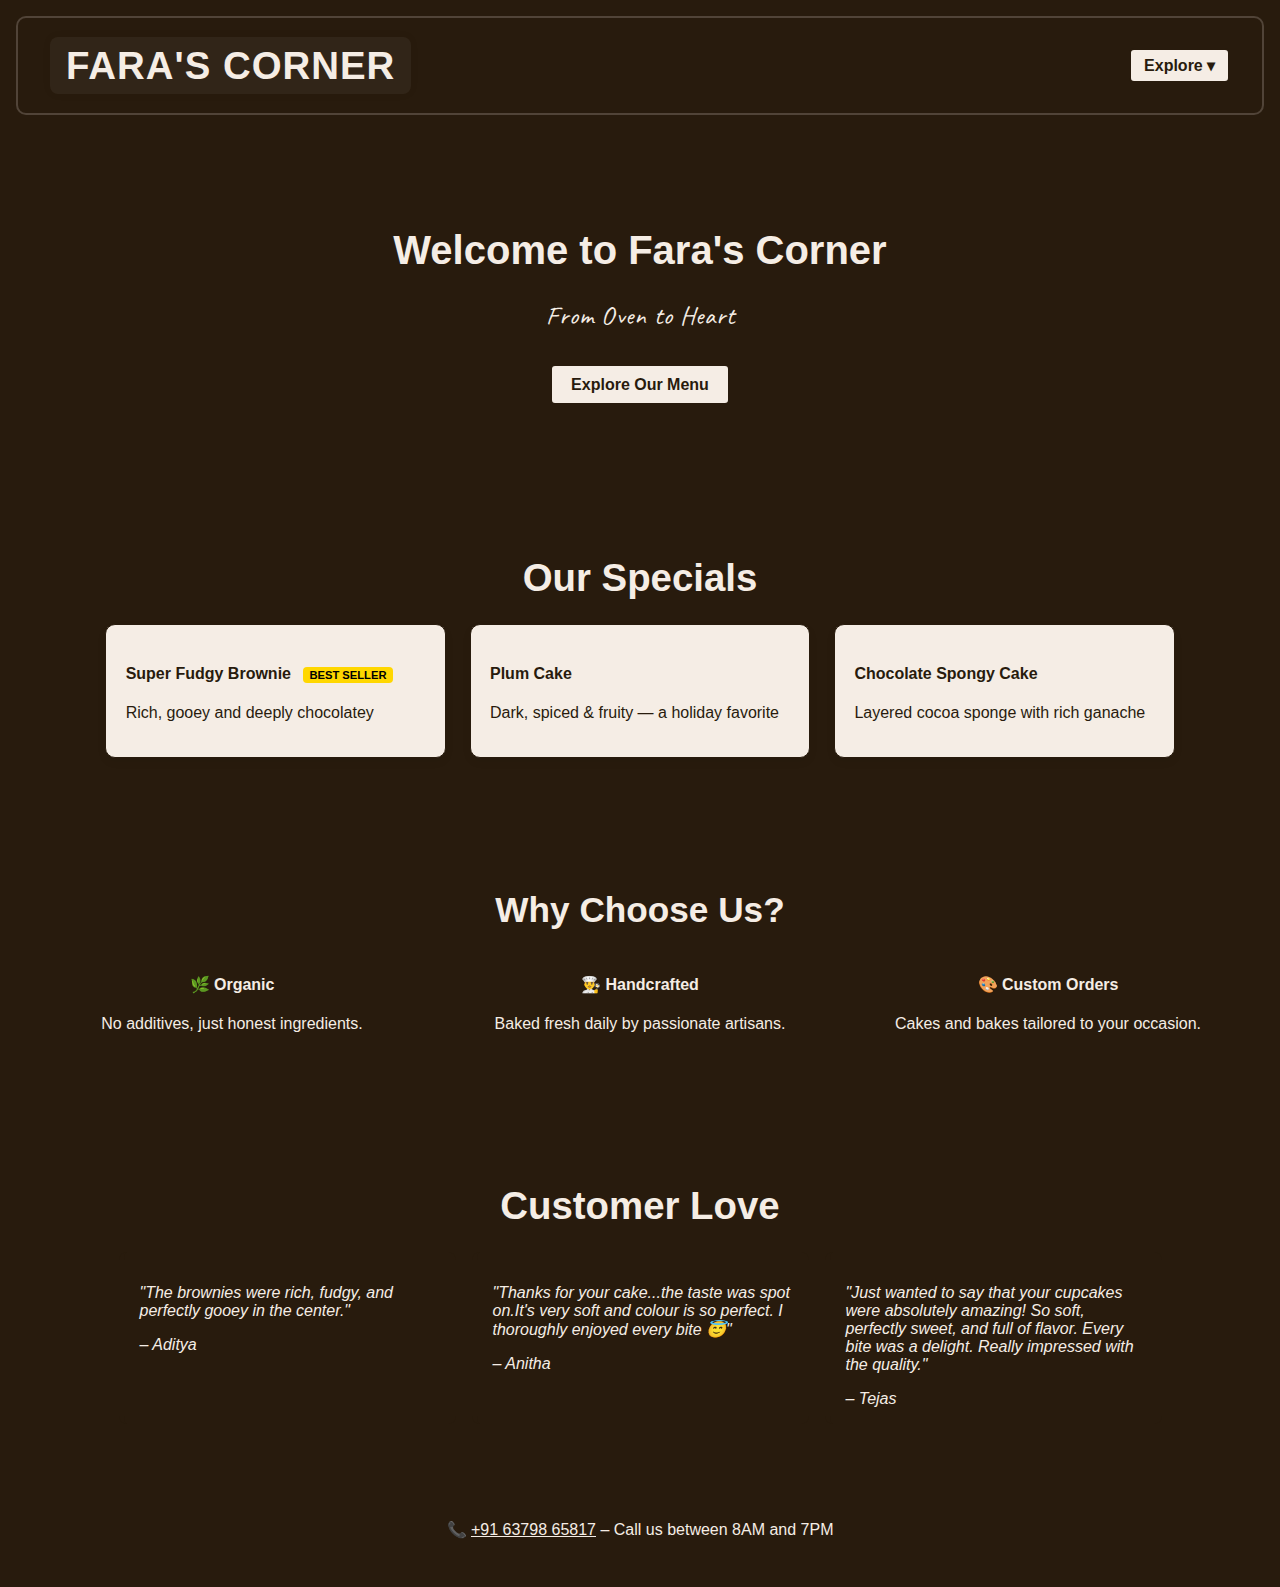
<file: index.html>
<!DOCTYPE html>
<!-- Open Graph Meta Tags -->

<html lang="en">
<head>
  <meta property="og:title" content="Fara's Corner – From Oven to Heart" />
  <meta property="og:description" content="Explore rich brownies, cupcakes, and custom cakes baked with love in Chennai." />
  <meta property="og:image" content="https://farascorner.vercel.app/assets/faras-preview.jpeg" />
  <meta property="og:url" content="https://farascorner.vercel.app/" />
  <meta property="og:type" content="website" />
  <meta property="og:site_name" content="Fara's Corner" />

<!-- Twitter Card (optional) -->
  <meta name="twitter:card" content="summary_large_image" />
  <meta name="twitter:title" content="Fara's Corner – From Oven to Heart" />
  <meta name="twitter:description" content="Handcrafted desserts & fresh bakes, daily." />
  <meta name="twitter:image" content="https://farascorner.vercel.app/assets/faras-preview.jpeg" />
  <meta charset="UTF-8" />
  <meta name="viewport" content="width=device-width, initial-scale=1.0"/>
 <!-- Favicon -->
  <link rel="icon" href="/bimage.jpg" type="image/jpg" />
  <title>Fara's Corner</title>
  <link rel="stylesheet" href="style.css" />
  <link href="https://fonts.googleapis.com/css2?family=Caveat&display=swap" rel="stylesheet" />
</head>
<body>

  <!-- Header -->
  <header>
    <div class="brand-title">Fara's Corner</div>
    <nav>
      <button class="dropdown-toggle">Explore ▾</button>
      <div class="dropdown-menu">
        <a href="index.html">Home</a>
        <a href="menu.html">Menu</a>
        <a href="contact.html">Contact</a>
      </div>
    </nav>
  </header>

  <!-- Hero Section -->
  <section class="hero">
    <h2>Welcome to Fara's Corner</h2>
    <p class="tagline">From Oven to Heart</p>
    <a href="menu.html" class="hero-cta">Explore Our Menu</a>
  </section>

  <!-- Specials Section -->
  <section class="specials">
    <h3>Our Specials</h3>
    <div class="specials-grid">
      <div class="card">
        <h4>Super Fudgy Brownie <span class="badge bestseller">Best Seller</span></h4>
        <p>Rich, gooey and deeply chocolatey</p>
      </div>
      <div class="card">
        <h4>Plum Cake</h4>
        <p>Dark, spiced & fruity — a holiday favorite</p>
      </div>
      <div class="card">
        <h4>Chocolate Spongy Cake</h4>
        <p>Layered cocoa sponge with rich ganache</p>
      </div>
    </div>
  </section>

  <!-- Features Section -->
  <section class="features">
    <h3>Why Choose Us?</h3>
    <div class="features-row">
      <div class="feature">
        <h4>🌿 Organic</h4>
        <p>No additives, just honest ingredients.</p>
      </div>
      <div class="feature">
        <h4>👨‍🍳 Handcrafted</h4>
        <p>Baked fresh daily by passionate artisans.</p>
      </div>
      <div class="feature">
        <h4>🎨 Custom Orders</h4>
        <p>Cakes and bakes tailored to your occasion.</p>
      </div>
    </div>
  </section>

  <!-- Testimonials Section -->
  <section class="testimonials">
    <h3>Customer Love</h3>
    <div class="testimonial-grid">
      <div class="testimonial">
        <p>"The brownies were rich, fudgy, and perfectly gooey in the center."</p>
        <span>– Aditya</span>
      </div>
      <div class="testimonial">
        <p>"Thanks for your cake...the taste was spot on.It's very soft and colour is so perfect. I thoroughly enjoyed every bite 😇"</p>
        <span>– Anitha</span>
      </div>
      <div class="testimonial">
        <p>"Just wanted to say that your cupcakes were absolutely amazing!
So soft, perfectly sweet, and full of flavor.
Every bite was a delight.
Really impressed with the quality."</p>
        <span>– Tejas</span>
      </div>
    </div>
  </section>

  <!-- Footer -->
  <footer>
    <p>📞 <a href="tel:+916379865817">+91 63798 65817</a> – Call us between 8AM and 7PM</p>
  </footer>

  <script src="index.js"></script>
</body>
</html>
</file>
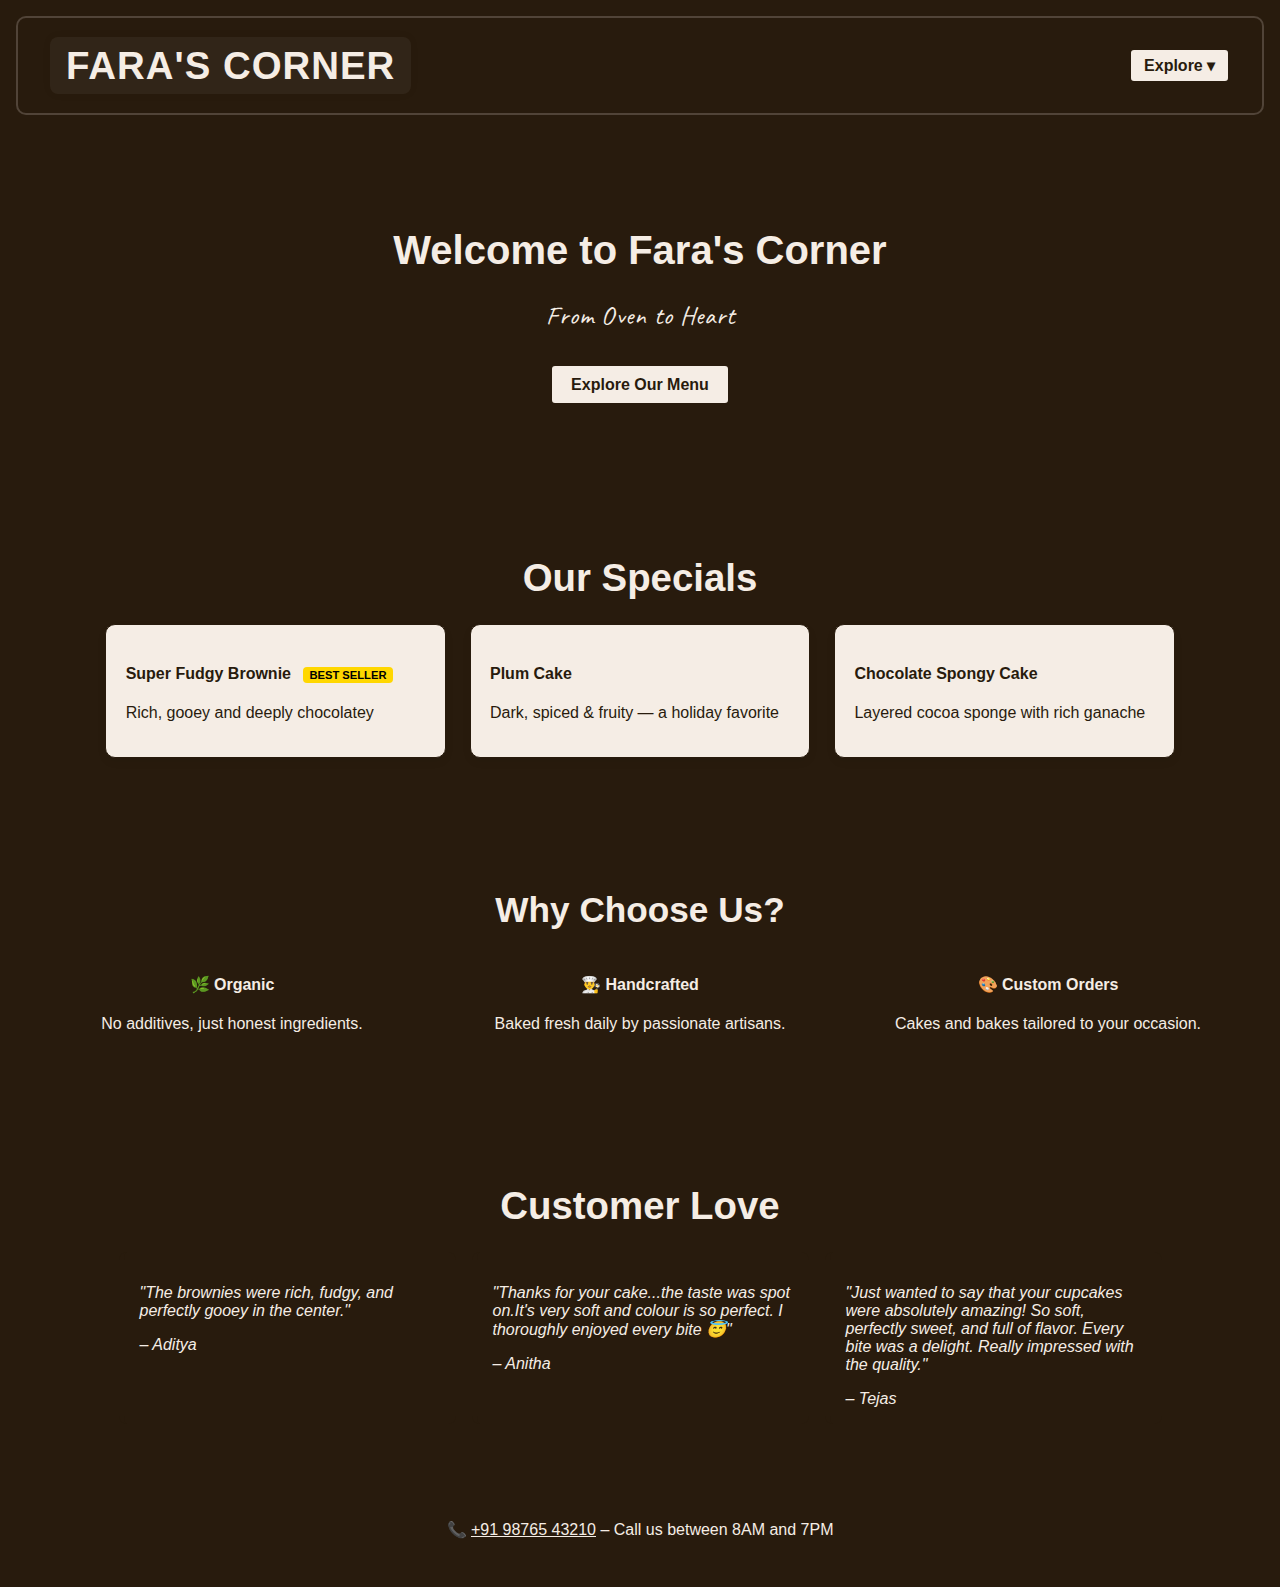
<file: assets/index.html>
<!DOCTYPE html>
<html lang="en">
<head>
  <meta charset="UTF-8" />
  <meta name="viewport" content="width=device-width, initial-scale=1.0"/>
  <title>Fara's Corner</title>
  <link rel="stylesheet" href="style.css" />
  <link href="https://fonts.googleapis.com/css2?family=Caveat&display=swap" rel="stylesheet" />
</head>
<body>

  <!-- Header -->
  <header>
    <div class="brand-title">Fara's Corner</div>
    <nav>
      <button class="dropdown-toggle">Explore ▾</button>
      <div class="dropdown-menu">
        <a href="index.html">Home</a>
        <a href="menu.html">Menu</a>
        <a href="contact.html">Contact</a>
      </div>
    </nav>
  </header>

  <!-- Hero Section -->
  <section class="hero">
    <h2>Welcome to Fara's Corner</h2>
    <p class="tagline">From Oven to Heart</p>
    <a href="menu.html" class="hero-cta">Explore Our Menu</a>
  </section>

  <!-- Specials Section -->
  <section class="specials">
    <h3>Our Specials</h3>
    <div class="specials-grid">
      <div class="card">
        <h4>Super Fudgy Brownie <span class="badge bestseller">Best Seller</span></h4>
        <p>Rich, gooey and deeply chocolatey</p>
      </div>
      <div class="card">
        <h4>Plum Cake</h4>
        <p>Dark, spiced & fruity — a holiday favorite</p>
      </div>
      <div class="card">
        <h4>Chocolate Spongy Cake</h4>
        <p>Layered cocoa sponge with rich ganache</p>
      </div>
    </div>
  </section>

  <!-- Features Section -->
  <section class="features">
    <h3>Why Choose Us?</h3>
    <div class="features-row">
      <div class="feature">
        <h4>🌿 Organic</h4>
        <p>No additives, just honest ingredients.</p>
      </div>
      <div class="feature">
        <h4>👨‍🍳 Handcrafted</h4>
        <p>Baked fresh daily by passionate artisans.</p>
      </div>
      <div class="feature">
        <h4>🎨 Custom Orders</h4>
        <p>Cakes and bakes tailored to your occasion.</p>
      </div>
    </div>
  </section>

  <!-- Testimonials Section -->
  <section class="testimonials">
    <h3>Customer Love</h3>
    <div class="testimonial-grid">
      <div class="testimonial">
        <p>"The brownies were rich, fudgy, and perfectly gooey in the center."</p>
        <span>– Aditya</span>
      </div>
      <div class="testimonial">
        <p>"Thanks for your cake...the taste was spot on.It's very soft and colour is so perfect. I thoroughly enjoyed every bite 😇"</p>
        <span>– Anitha</span>
      </div>
      <div class="testimonial">
        <p>"Just wanted to say that your cupcakes were absolutely amazing!
So soft, perfectly sweet, and full of flavor.
Every bite was a delight.
Really impressed with the quality."</p>
        <span>– Tejas</span>
      </div>
    </div>
  </section>

  <!-- Footer -->
  <footer>
    <p>📞 <a href="tel:+919876543210">+91 98765 43210</a> – Call us between 8AM and 7PM</p>
  </footer>

  <script src="index.js"></script>
</body>
</html>
</file>
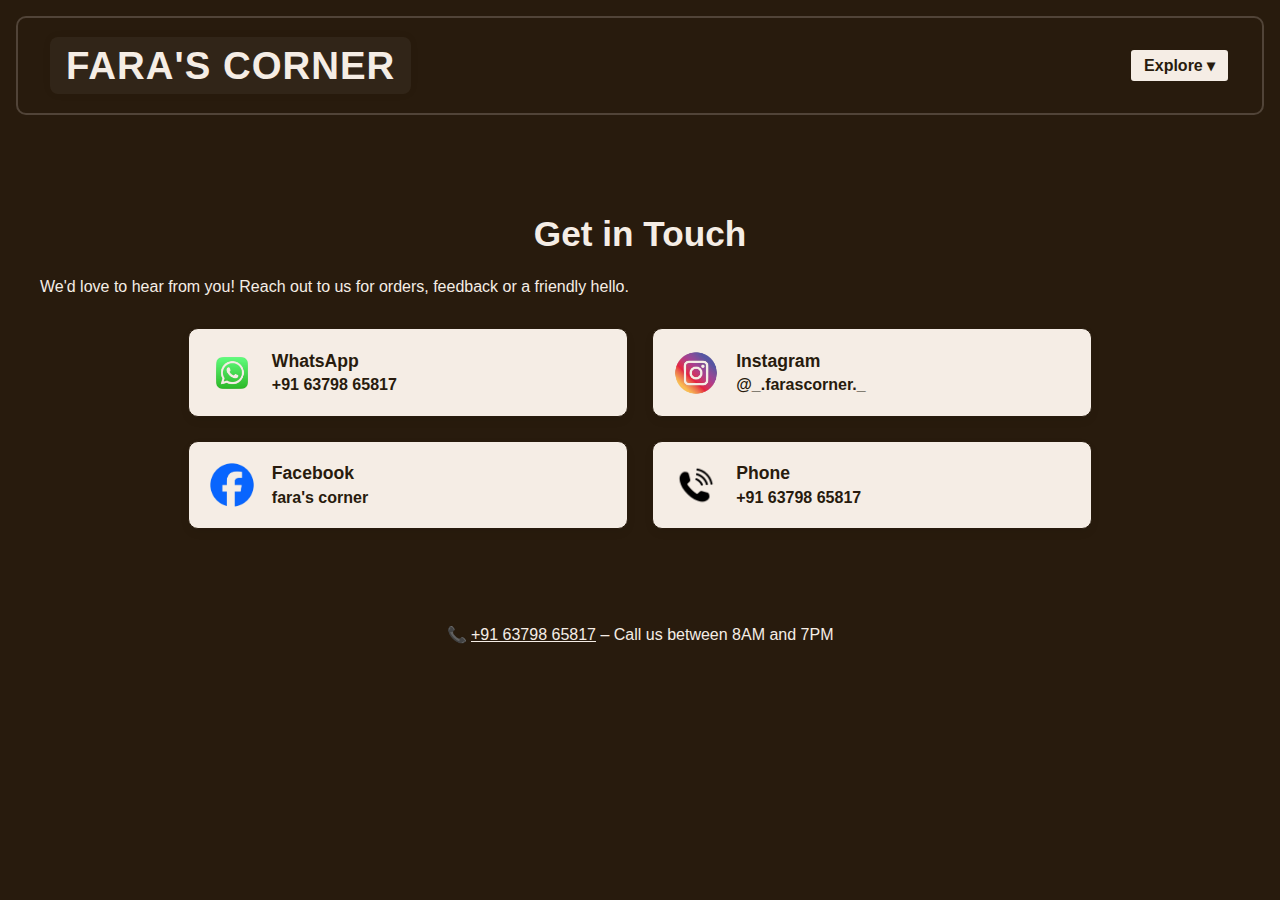
<file: contact.html>
<!DOCTYPE html>
<html lang="en">
<head>
  <meta charset="UTF-8" />
  <meta name="viewport" content="width=device-width, initial-scale=1.0" />
  <title>Contact – Fara's Corner</title>
  <link rel="stylesheet" href="style.css" />
  <link href="https://fonts.googleapis.com/css2?family=Caveat&display=swap" rel="stylesheet" />
</head>
<body>

  <!-- Header -->
  <header>
    <div class="brand-title">Fara's Corner</div>
    <nav>
      <button class="dropdown-toggle">Explore ▾</button>
      <div class="dropdown-menu">
        <a href="index.html">Home</a>
        <a href="menu.html">Menu</a>
        <a href="contact.html">Contact</a>
      </div>
    </nav>
  </header>

  <!-- Contact Section -->
  <section class="contact" id="contact-section">
    <h3>Get in Touch</h3>
    <p>We'd love to hear from you! Reach out to us for orders, feedback or a friendly hello.</p>

    <div class="contact-grid">

      <div class="contact-card">
        <img src="assets/whatsapp-logo.png" alt="WhatsApp" class="contact-icon" />
        <div class="contact-info">
          <h4>WhatsApp</h4>
          <p><a href="https://wa.me/916379865817" target="_blank">+91 63798 65817</a></p>
        </div>
      </div>

      <div class="contact-card">
        <img src="assets/instagram-logo.png" alt="Instagram" class="contact-icon" />
        <div class="contact-info">
          <h4>Instagram</h4>
          <p><a href="https://instagram.com/_.farascorner._" target="_blank">@_.farascorner._</a></p>
        </div>
      </div>

      <div class="contact-card">
        <img src="assets/facebook-logo.png" alt="Facebook" class="contact-icon" />
        <div class="contact-info">
          <h4>Facebook</h4>
          <p><a href="https://www.facebook.com/share/19c25YeSaN/" target="_blank">fara's corner</a></p>
        </div>
      </div>

      <div class="contact-card">
        <img src="assets/phone-icon.png" alt="Phone" class="contact-icon" />
        <div class="contact-info">
          <h4>Phone</h4>
          <p><a href="tel:+916379865817">+91 63798 65817</a></p>
        </div>
      </div>

    </div>
  </section>

  <!-- Footer -->
  <footer>
    <p>📞 <a href="tel:+916379865817">+91 63798 65817</a> – Call us between 8AM and 7PM</p>
  </footer>

  <script src="index.js"></script>
</body>
</html>
</file>
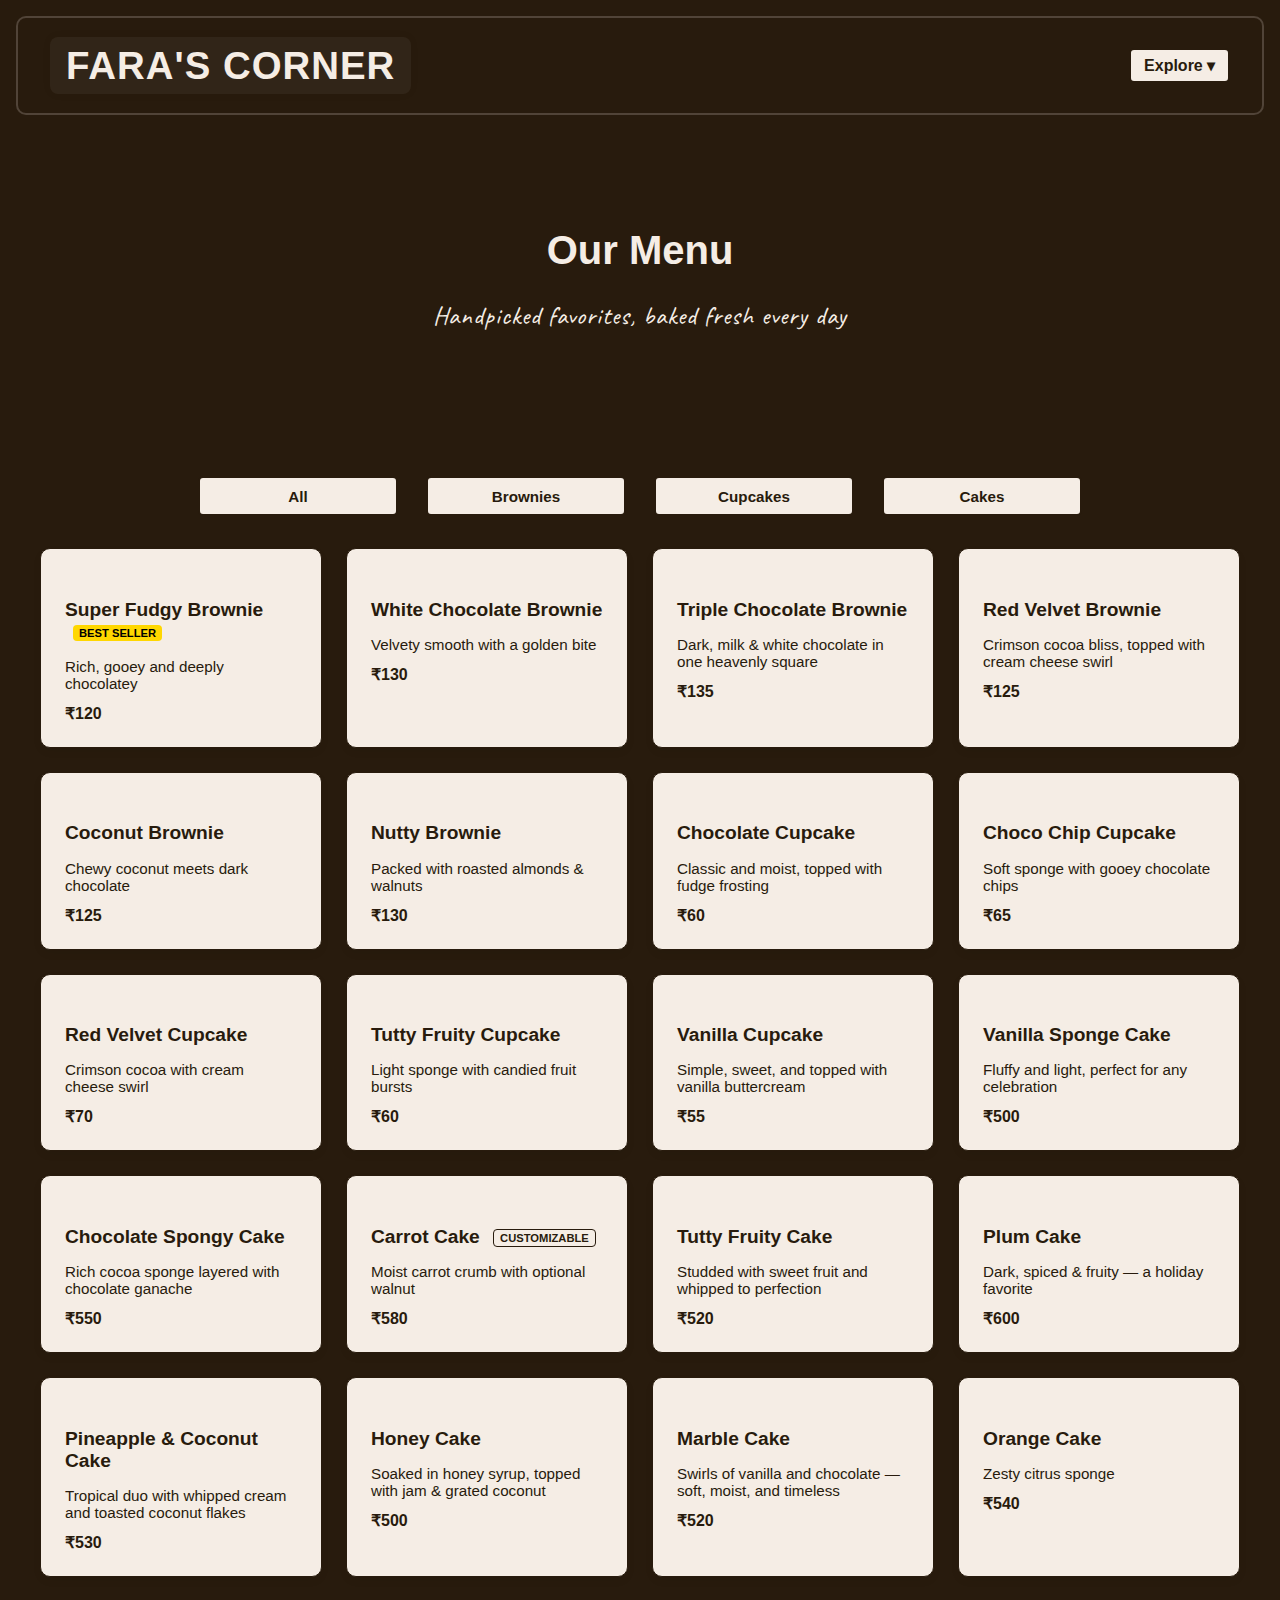
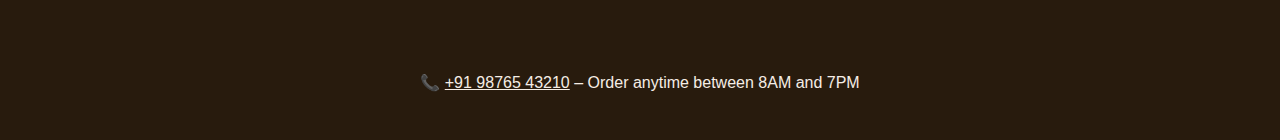
<file: menu.html>
<!DOCTYPE html>
<html lang="en">
<head>
  <meta charset="UTF-8" />
  <meta name="viewport" content="width=device-width, initial-scale=1.0"/>
  <title>Our Menu – Fara's Corner</title>
  <link rel="stylesheet" href="style.css" />
  <link href="https://fonts.googleapis.com/css2?family=Caveat&display=swap" rel="stylesheet" />
</head>
<body>

  <!-- Header -->
  <header>
    <div class="brand-title">Fara's Corner</div>
    <nav>
      <button class="dropdown-toggle">Explore ▾</button>
      <div class="dropdown-menu">
        <a href="index.html">Home</a>
        <a href="menu.html">Menu</a>
        <a href="contact.html">Contact</a>
      </div>
    </nav>
  </header>

  <!-- Menu Hero -->
  <section class="hero">
    <h2>Our Menu</h2>
    <p class="tagline">Handpicked favorites, baked fresh every day</p>
  </section>

  <!-- Filter Buttons -->
  <section class="menu">
    <div class="menu-filters">
      <button data-filter="all">All</button>
      <button data-filter="brownie">Brownies</button>
      <button data-filter="cupcake">Cupcakes</button>
      <button data-filter="cake">Cakes</button>
    </div>

    <div class="menu-grid">

      <!-- Brownies -->
      <div class="menu-item brownie">
        <h4>Super Fudgy Brownie <span class="badge bestseller">Best Seller</span></h4>
        <p>Rich, gooey and deeply chocolatey</p>
        <span class="price">₹120</span>
      </div>

      <div class="menu-item brownie">
        <h4>White Chocolate Brownie</h4>
        <p>Velvety smooth with a golden bite</p>
        <span class="price">₹130</span>
      </div>

      <div class="menu-item brownie">
        <h4>Triple Chocolate Brownie</h4>
        <p>Dark, milk & white chocolate in one heavenly square</p>
        <span class="price">₹135</span>
      </div>

      <div class="menu-item brownie">
        <h4>Red Velvet Brownie</h4>
        <p>Crimson cocoa bliss, topped with cream cheese swirl</p>
        <span class="price">₹125</span>
      </div>

      <div class="menu-item brownie">
        <h4>Coconut Brownie</h4>
        <p>Chewy coconut meets dark chocolate</p>
        <span class="price">₹125</span>
      </div>

      <div class="menu-item brownie">
        <h4>Nutty Brownie</h4>
        <p>Packed with roasted almonds & walnuts</p>
        <span class="price">₹130</span>
      </div>
<!-- Cupcakes -->
      <div class="menu-item cupcake">
        <h4>Chocolate Cupcake</h4>
        <p>Classic and moist, topped with fudge frosting</p>
        <span class="price">₹60</span>
      </div>

      <div class="menu-item cupcake">
        <h4>Choco Chip Cupcake</h4>
        <p>Soft sponge with gooey chocolate chips</p>
        <span class="price">₹65</span>
      </div>

      <div class="menu-item cupcake">
        <h4>Red Velvet Cupcake</h4>
        <p>Crimson cocoa with cream cheese swirl</p>
        <span class="price">₹70</span>
      </div>

      <div class="menu-item cupcake">
        <h4>Tutty Fruity Cupcake</h4>
        <p>Light sponge with candied fruit bursts</p>
        <span class="price">₹60</span>
      </div>

      <div class="menu-item cupcake">
        <h4>Vanilla Cupcake</h4>
        <p>Simple, sweet, and topped with vanilla buttercream</p>
        <span class="price">₹55</span>
      </div>

      <!-- Cakes -->
      <div class="menu-item cake">
        <h4>Vanilla Sponge Cake</h4>
        <p>Fluffy and light, perfect for any celebration</p>
        <span class="price">₹500</span>
      </div>

      <div class="menu-item cake">
        <h4>Chocolate Spongy Cake</h4>
        <p>Rich cocoa sponge layered with chocolate ganache</p>
        <span class="price">₹550</span>
      </div>

      <div class="menu-item cake">
        <h4>Carrot Cake <span class="badge new">Customizable</span></h4>
        <p>Moist carrot crumb with optional walnut</p>
        <span class="price">₹580</span>
      </div>

      <div class="menu-item cake">
        <h4>Tutty Fruity Cake</h4>
        <p>Studded with sweet fruit and whipped to perfection</p>
        <span class="price">₹520</span>
      </div>

      <div class="menu-item cake">
        <h4>Plum Cake</h4>
        <p>Dark, spiced & fruity — a holiday favorite</p>
        <span class="price">₹600</span>
      </div>

      <div class="menu-item cake">
        <h4>Pineapple & Coconut Cake</h4>
        <p>Tropical duo with whipped cream and toasted coconut flakes</p>
        <span class="price">₹530</span>
      </div>

      <div class="menu-item cake">
        <h4>Honey Cake</h4>
        <p>Soaked in honey syrup, topped with jam & grated coconut</p>
        <span class="price">₹500</span>
      </div>

      <div class="menu-item cake">
        <h4>Marble Cake</h4>
        <p>Swirls of vanilla and chocolate — soft, moist, and timeless</p>
        <span class="price">₹520</span>
      </div>

      <div class="menu-item cake">
        <h4>Orange Cake</h4>
        <p>Zesty citrus sponge</p>
        <span class="price">₹540</span>
      </div>

    </div>
  </section>

  <!-- Footer -->
  <footer>
    <p>📞 <a href="tel:+919876543210">+91 98765 43210</a> – Order anytime between 8AM and 7PM</p>
  </footer>

  <!-- JavaScript for Filter Functionality -->
  <script>
    document.addEventListener("DOMContentLoaded", () => {
      const buttons = document.querySelectorAll("[data-filter]");
      const items = document.querySelectorAll(".menu-item");

      buttons.forEach(button => {
        button.addEventListener("click", () => {
          const filter = button.getAttribute("data-filter");

          items.forEach(item => {
            item.style.display = filter === "all" || item.classList.contains(filter)
              ? "block"
              : "none";
          });
        });
      });
    });
  </script>
  <script>
  document.addEventListener("DOMContentLoaded", () => {
    const toggle = document.querySelector(".dropdown-toggle");
    const menu = document.querySelector(".dropdown-menu");

    toggle.addEventListener("click", () => {
      menu.classList.toggle("show-menu");
    });

    // Optional: Close dropdown if clicked outside
    document.addEventListener("click", (e) => {
      if (!toggle.contains(e.target) && !menu.contains(e.target)) {
        menu.classList.remove("show-menu");
      }
    });
  });
</script>
</body>
</html>
</file>
<file: style.css>
:root {
  --background: #281b0d;
  --text: #f5ede5;
  --button-bg: #f5ede5;
  --button-text: #281b0d;
  --border: rgba(245, 237, 229, 0.2);
}

body {
  margin: 0;
  font-family: 'Segoe UI', sans-serif;
  background-color: var(--background);
  color: var(--text);
}

section {
  max-width: 1200px;
  margin: 0 auto;
  padding: 3rem 2rem;
}

h3 {
  font-size: 1.8rem;
  text-align: center;
  margin-bottom: 1.5rem;
}

/* Header */
header {
  display: flex;
  justify-content: space-between;
  align-items: center;
  padding: 1.2rem 2rem;
  background-color: var(--background);
  border: 2px solid var(--border);
  border-radius: 10px;
  margin: 1rem;
}

.brand-title {
  font-size: 2.4rem;
  font-weight: bold;
  color: var(--text);
  background-color: rgba(245, 237, 229, 0.05);
  padding: 0.4rem 1rem;
  border-radius: 8px;
  letter-spacing: 1px;
  text-transform: uppercase;
  box-shadow: 0 0 10px rgba(0, 0, 0, 0.05);
}

nav {
  position: relative;
}

.dropdown-toggle {
  background-color: var(--button-bg);
  color: var(--button-text);
  border: 2px solid var(--button-text);
  border-radius: 5px;
  padding: 0.4rem 0.8rem;
  font-size: 1rem;
  font-weight: bold;
  cursor: pointer;
  transition: background-color 0.3s ease;
}

.dropdown-toggle:hover {
  background-color: var(--button-text);
  color: var(--button-bg);
}

.dropdown-menu {
  display: flex;
  flex-direction: column;
  position: absolute;
  top: 110%;
  right: 0;
  background-color: var(--button-bg);
  border: 1.5px solid var(--button-text);
  border-radius: 8px;
  min-width: 140px;
  z-index: 99;
  box-shadow: 0 6px 12px rgba(0, 0, 0, 0.1);
  opacity: 0;
  transform: translateY(-10px);
  pointer-events: none;
  transition: all 0.3s ease;
  overflow: hidden;
}

.dropdown-menu.show-menu {
  opacity: 1;
  transform: translateY(0);
  pointer-events: auto;
}

.dropdown-menu a {
  color: var(--button-text);
  padding: 0.6rem 1rem;
  text-decoration: none;
  font-size: 0.9rem;
  font-weight: 600;
  transition: background-color 0.3s ease;
}

.dropdown-menu a:not(:last-child) {
  border-bottom: 1px solid #eee;
}

.dropdown-menu a:hover {
  background-color: var(--button-text);
  color: var(--button-bg);
}

/* Hero */
.hero {
  text-align: center;
  padding: 4rem 2rem;
}

.hero h2 {
  font-size: 2.5rem;
  margin-bottom: 0.5rem;
}

.tagline {
  font-family: 'Caveat', cursive;
  font-size: 1.6rem;
  margin-bottom: 2rem;
  color: var(--text);
  letter-spacing: 1px;
}

.hero-cta {
  display: inline-block;
  background-color: var(--button-bg);
  color: var(--button-text);
  border: 2px solid var(--button-text);
  padding: 0.6rem 1.2rem;
  font-size: 1rem;
  border-radius: 5px;
  font-weight: bold;
  text-decoration: none;
  transition: 0.3s ease;
}

.hero-cta:hover {
  background-color: var(--button-text);
  color: var(--button-bg);
}

/* Specials & Cards */
.specials-grid {
  display: flex;
  flex-wrap: wrap;
  gap: 1.5rem;
  justify-content: center;
  margin-top: 1rem;
}

.card {
  background-color: var(--button-bg);
  color: var(--button-text);
  padding: 1.2rem;
  border: 1px solid var(--button-text);
  border-radius: 10px;
  flex: 1 1 250px;
  max-width: 300px;
  box-shadow: 0 4px 10px rgba(0, 0, 0, 0.06);
}

.badge {
  font-size: 0.7rem;
  background-color: var(--button-text);
  color: var(--button-bg);
  padding: 2px 6px;
  border-radius: 4px;
  margin-left: 0.5rem;
  vertical-align: middle;
  text-transform: uppercase;
  font-weight: 600;
}

.badge.bestseller {
  background-color: gold;
  color: black;
}
/* Features Section */
.features-row {
  display: flex;
  flex-wrap: wrap;
  justify-content: center;
  gap: 1.5rem;
  text-align: center;
}

.feature {
  flex: 1 1 200px;
}

/* Testimonials */
.testimonial-grid {
  display: flex;
  flex-wrap: wrap;
  gap: 1rem;
  justify-content: center;
}

.testimonial {
  background-color: var(--background);
  color: var(--text);
  border-left: 5px solid var(--button-text);
  padding: 1rem;
  max-width: 300px;
  font-style: italic;
  border-radius: 8px;
}

/* Contact (Discord-style cards) */
.contact-grid {
  display: flex;
  flex-wrap: wrap;
  justify-content: center;
  gap: 1.5rem;
  margin-top: 2rem;
}

.contact-card {
  display: flex;
  align-items: center;
  background-color: var(--button-bg);
  color: var(--button-text);
  border: 1px solid var(--button-text);
  border-radius: 10px;
  padding: 1.2rem;
  width: 100%;
  max-width: 400px;
  box-shadow: 0 4px 10px rgba(0, 0, 0, 0.06);
  transition: transform 0.2s ease;
}

.contact-card:hover {
  transform: translateY(-4px);
}

.contact-icon {
  width: 48px;
  height: 48px;
  margin-right: 1rem;
}

.contact-info h4 {
  margin: 0;
  font-size: 1.1rem;
}

.contact-info p {
  margin: 0.3rem 0 0;
}

.contact-info a {
  color: var(--button-text);
  text-decoration: none;
  font-weight: bold;
}

.contact-info a:hover {
  text-decoration: underline;
}

/* Menu Filters */
.menu-filters {
  text-align: center;
  margin-bottom: 2rem;
}

.menu-filters button {
  margin: 0 0.5rem;
  padding: 0.6rem 1.2rem;
  border: 2px solid var(--button-text);
  background-color: var(--button-bg);
  color: var(--button-text);
  border-radius: 5px;
  font-weight: bold;
  cursor: pointer;
}

.menu-filters button:hover {
  background-color: var(--button-text);
  color: var(--button-bg);
}

/* Footer */
footer {
  text-align: center;
  color: var(--text);
  padding: 2rem;
}

footer a {
  color: var(--text);
  text-decoration: underline;
}

/* Responsive */
@media (max-width: 768px) {
  header {
    flex-direction: column;
    align-items: center;
    gap: 0.75rem;
  }

  .brand-title {
    font-size: 1.6rem;
  }

  .dropdown-toggle {
    font-size: 0.85rem;
  }

  .contact-card {
    flex-direction: column;
    align-items: center;
    text-align: center;
    padding: 1.5rem;
  }

  .contact-icon {
    margin: 0 0 0.8rem 0;
  }
}

@media (min-width: 769px) {
  .specials h3,
  .testimonials h3 {
    font-size: 2.4rem;
  }

  .features h3,
  .menu h3,
  .contact h3 {
    font-size: 2.2rem;
  }
}
/* Menu Section */
.menu h3 {
  text-align: center;
}

.menu-grid {
  display: grid;
  grid-template-columns: repeat(auto-fit, minmax(260px, 1fr));
  gap: 1.5rem;
  justify-content: center;
}

/* Menu Item Cards */
.menu-item {
  background-color: var(--button-bg);
  color: var(--button-text);
  padding: 1.5rem;
  border: 1px solid var(--button-text);
  border-radius: 10px;
  box-shadow: 0 4px 8px rgba(0,0,0,0.05);
  position: relative;
  transition: transform 0.3s ease;
}

.menu-item:hover {
  transform: translateY(-4px);
}

.menu-item h4 {
  margin-bottom: 0.5rem;
  font-size: 1.2rem;
}

.menu-item p {
  font-size: 0.95rem;
  margin-bottom: 0.75rem;
}

.price {
  font-weight: bold;
  font-size: 1rem;
  color: var(--button-text);
}

/* Badge Styles */
.badge {
  font-size: 0.7rem;
  background-color: var(--button-text);
  color: var(--button-bg);
  padding: 2px 6px;
  border-radius: 4px;
  margin-left: 0.5rem;
  vertical-align: middle;
  text-transform: uppercase;
  font-weight: 600;
}

.badge.new {
  background-color: transparent;
  border: 1px solid var(--button-text);
  color: var(--button-text);
}

.badge.bestseller {
  background-color: gold;
  color: black;
}

/* Filter Buttons */
.menu-filters {
  display: flex;
  flex-wrap: wrap;
  gap: 0.75rem;
  justify-content: center;
  margin-bottom: 2rem;
  padding: 0 1rem;
}

.menu-filters button {
  padding: 0.6rem 1.2rem;
  border: 2px solid var(--button-text);
  background-color: var(--button-bg);
  color: var(--button-text);
  border-radius: 5px;
  font-weight: bold;
  cursor: pointer;
  font-size: 0.95rem;
  flex: 1 1 140px; /* Force wrap on mobile */
  max-width: 200px;
}

.menu-filters button:hover {
  background-color: var(--button-text);
  color: var(--button-bg);
}

@media (max-width: 480px) {
  .menu-filters button {
    flex: 1 1 100%;
  }
}
</file>
<file: assets/style.css>
:root {
  --background: #281b0d;
  --text: #f5ede5;
  --button-bg: #f5ede5;
  --button-text: #281b0d;
  --border: rgba(245, 237, 229, 0.2);
}

body {
  margin: 0;
  font-family: 'Segoe UI', sans-serif;
  background-color: var(--background);
  color: var(--text);
}

section {
  max-width: 1200px;
  margin: 0 auto;
  padding: 3rem 2rem;
}

h3 {
  font-size: 1.8rem;
  text-align: center;
  margin-bottom: 1.5rem;
}

/* Header */
header {
  display: flex;
  justify-content: space-between;
  align-items: center;
  padding: 1.2rem 2rem;
  background-color: var(--background);
  border: 2px solid var(--border);
  border-radius: 10px;
  margin: 1rem;
}

.brand-title {
  font-size: 2.4rem;
  font-weight: bold;
  color: var(--text);
  background-color: rgba(245, 237, 229, 0.05);
  padding: 0.4rem 1rem;
  border-radius: 8px;
  letter-spacing: 1px;
  text-transform: uppercase;
  box-shadow: 0 0 10px rgba(0, 0, 0, 0.05);
}

nav {
  position: relative;
}

.dropdown-toggle {
  background-color: var(--button-bg);
  color: var(--button-text);
  border: 2px solid var(--button-text);
  border-radius: 5px;
  padding: 0.4rem 0.8rem;
  font-size: 1rem;
  font-weight: bold;
  cursor: pointer;
  transition: background-color 0.3s ease;
}

.dropdown-toggle:hover {
  background-color: var(--button-text);
  color: var(--button-bg);
}

.dropdown-menu {
  display: flex;
  flex-direction: column;
  position: absolute;
  top: 110%;
  right: 0;
  background-color: var(--button-bg);
  border: 1.5px solid var(--button-text);
  border-radius: 8px;
  min-width: 140px;
  z-index: 99;
  box-shadow: 0 6px 12px rgba(0, 0, 0, 0.1);
  opacity: 0;
  transform: translateY(-10px);
  pointer-events: none;
  transition: all 0.3s ease;
  overflow: hidden;
}

.dropdown-menu.show-menu {
  opacity: 1;
  transform: translateY(0);
  pointer-events: auto;
}

.dropdown-menu a {
  color: var(--button-text);
  padding: 0.6rem 1rem;
  text-decoration: none;
  font-size: 0.9rem;
  font-weight: 600;
  transition: background-color 0.3s ease;
}

.dropdown-menu a:not(:last-child) {
  border-bottom: 1px solid #eee;
}

.dropdown-menu a:hover {
  background-color: var(--button-text);
  color: var(--button-bg);
}

/* Hero */
.hero {
  text-align: center;
  padding: 4rem 2rem;
}

.hero h2 {
  font-size: 2.5rem;
  margin-bottom: 0.5rem;
}

.tagline {
  font-family: 'Caveat', cursive;
  font-size: 1.6rem;
  margin-bottom: 2rem;
  color: var(--text);
  letter-spacing: 1px;
}

.hero-cta {
  display: inline-block;
  background-color: var(--button-bg);
  color: var(--button-text);
  border: 2px solid var(--button-text);
  padding: 0.6rem 1.2rem;
  font-size: 1rem;
  border-radius: 5px;
  font-weight: bold;
  text-decoration: none;
  transition: 0.3s ease;
}

.hero-cta:hover {
  background-color: var(--button-text);
  color: var(--button-bg);
}

/* Specials & Cards */
.specials-grid {
  display: flex;
  flex-wrap: wrap;
  gap: 1.5rem;
  justify-content: center;
  margin-top: 1rem;
}

.card {
  background-color: var(--button-bg);
  color: var(--button-text);
  padding: 1.2rem;
  border: 1px solid var(--button-text);
  border-radius: 10px;
  flex: 1 1 250px;
  max-width: 300px;
  box-shadow: 0 4px 10px rgba(0, 0, 0, 0.06);
}

.badge {
  font-size: 0.7rem;
  background-color: var(--button-text);
  color: var(--button-bg);
  padding: 2px 6px;
  border-radius: 4px;
  margin-left: 0.5rem;
  vertical-align: middle;
  text-transform: uppercase;
  font-weight: 600;
}

.badge.bestseller {
  background-color: gold;
  color: black;
}
/* Features Section */
.features-row {
  display: flex;
  flex-wrap: wrap;
  justify-content: center;
  gap: 1.5rem;
  text-align: center;
}

.feature {
  flex: 1 1 200px;
}

/* Testimonials */
.testimonial-grid {
  display: flex;
  flex-wrap: wrap;
  gap: 1rem;
  justify-content: center;
}

.testimonial {
  background-color: var(--background);
  color: var(--text);
  border-left: 5px solid var(--button-text);
  padding: 1rem;
  max-width: 300px;
  font-style: italic;
  border-radius: 8px;
}

/* Contact (Discord-style cards) */
.contact-grid {
  display: flex;
  flex-wrap: wrap;
  justify-content: center;
  gap: 1.5rem;
  margin-top: 2rem;
}

.contact-card {
  display: flex;
  align-items: center;
  background-color: var(--button-bg);
  color: var(--button-text);
  border: 1px solid var(--button-text);
  border-radius: 10px;
  padding: 1.2rem;
  width: 100%;
  max-width: 400px;
  box-shadow: 0 4px 10px rgba(0, 0, 0, 0.06);
  transition: transform 0.2s ease;
}

.contact-card:hover {
  transform: translateY(-4px);
}

.contact-icon {
  width: 48px;
  height: 48px;
  margin-right: 1rem;
}

.contact-info h4 {
  margin: 0;
  font-size: 1.1rem;
}

.contact-info p {
  margin: 0.3rem 0 0;
}

.contact-info a {
  color: var(--button-text);
  text-decoration: none;
  font-weight: bold;
}

.contact-info a:hover {
  text-decoration: underline;
}

/* Menu Filters */
.menu-filters {
  text-align: center;
  margin-bottom: 2rem;
}

.menu-filters button {
  margin: 0 0.5rem;
  padding: 0.6rem 1.2rem;
  border: 2px solid var(--button-text);
  background-color: var(--button-bg);
  color: var(--button-text);
  border-radius: 5px;
  font-weight: bold;
  cursor: pointer;
}

.menu-filters button:hover {
  background-color: var(--button-text);
  color: var(--button-bg);
}

/* Footer */
footer {
  text-align: center;
  color: var(--text);
  padding: 2rem;
}

footer a {
  color: var(--text);
  text-decoration: underline;
}

/* Responsive */
@media (max-width: 768px) {
  header {
    flex-direction: column;
    align-items: center;
    gap: 0.75rem;
  }

  .brand-title {
    font-size: 1.6rem;
  }

  .dropdown-toggle {
    font-size: 0.85rem;
  }

  .contact-card {
    flex-direction: column;
    align-items: center;
    text-align: center;
    padding: 1.5rem;
  }

  .contact-icon {
    margin: 0 0 0.8rem 0;
  }
}

@media (min-width: 769px) {
  .specials h3,
  .testimonials h3 {
    font-size: 2.4rem;
  }

  .features h3,
  .menu h3,
  .contact h3 {
    font-size: 2.2rem;
  }
}
/* Menu Section */
.menu h3 {
  text-align: center;
}

.menu-grid {
  display: grid;
  grid-template-columns: repeat(auto-fit, minmax(260px, 1fr));
  gap: 1.5rem;
  justify-content: center;
}

/* Menu Item Cards */
.menu-item {
  background-color: var(--button-bg);
  color: var(--button-text);
  padding: 1.5rem;
  border: 1px solid var(--button-text);
  border-radius: 10px;
  box-shadow: 0 4px 8px rgba(0,0,0,0.05);
  position: relative;
  transition: transform 0.3s ease;
}

.menu-item:hover {
  transform: translateY(-4px);
}

.menu-item h4 {
  margin-bottom: 0.5rem;
  font-size: 1.2rem;
}

.menu-item p {
  font-size: 0.95rem;
  margin-bottom: 0.75rem;
}

.price {
  font-weight: bold;
  font-size: 1rem;
  color: var(--button-text);
}

/* Badge Styles */
.badge {
  font-size: 0.7rem;
  background-color: var(--button-text);
  color: var(--button-bg);
  padding: 2px 6px;
  border-radius: 4px;
  margin-left: 0.5rem;
  vertical-align: middle;
  text-transform: uppercase;
  font-weight: 600;
}

.badge.new {
  background-color: transparent;
  border: 1px solid var(--button-text);
  color: var(--button-text);
}

.badge.bestseller {
  background-color: gold;
  color: black;
}

/* Filter Buttons */
.menu-filters {
  display: flex;
  flex-wrap: wrap;
  gap: 0.75rem;
  justify-content: center;
  margin-bottom: 2rem;
  padding: 0 1rem;
}

.menu-filters button {
  padding: 0.6rem 1.2rem;
  border: 2px solid var(--button-text);
  background-color: var(--button-bg);
  color: var(--button-text);
  border-radius: 5px;
  font-weight: bold;
  cursor: pointer;
  font-size: 0.95rem;
  flex: 1 1 140px; /* Force wrap on mobile */
  max-width: 200px;
}

.menu-filters button:hover {
  background-color: var(--button-text);
  color: var(--button-bg);
}

@media (max-width: 480px) {
  .menu-filters button {
    flex: 1 1 100%;
  }
}
</file>
